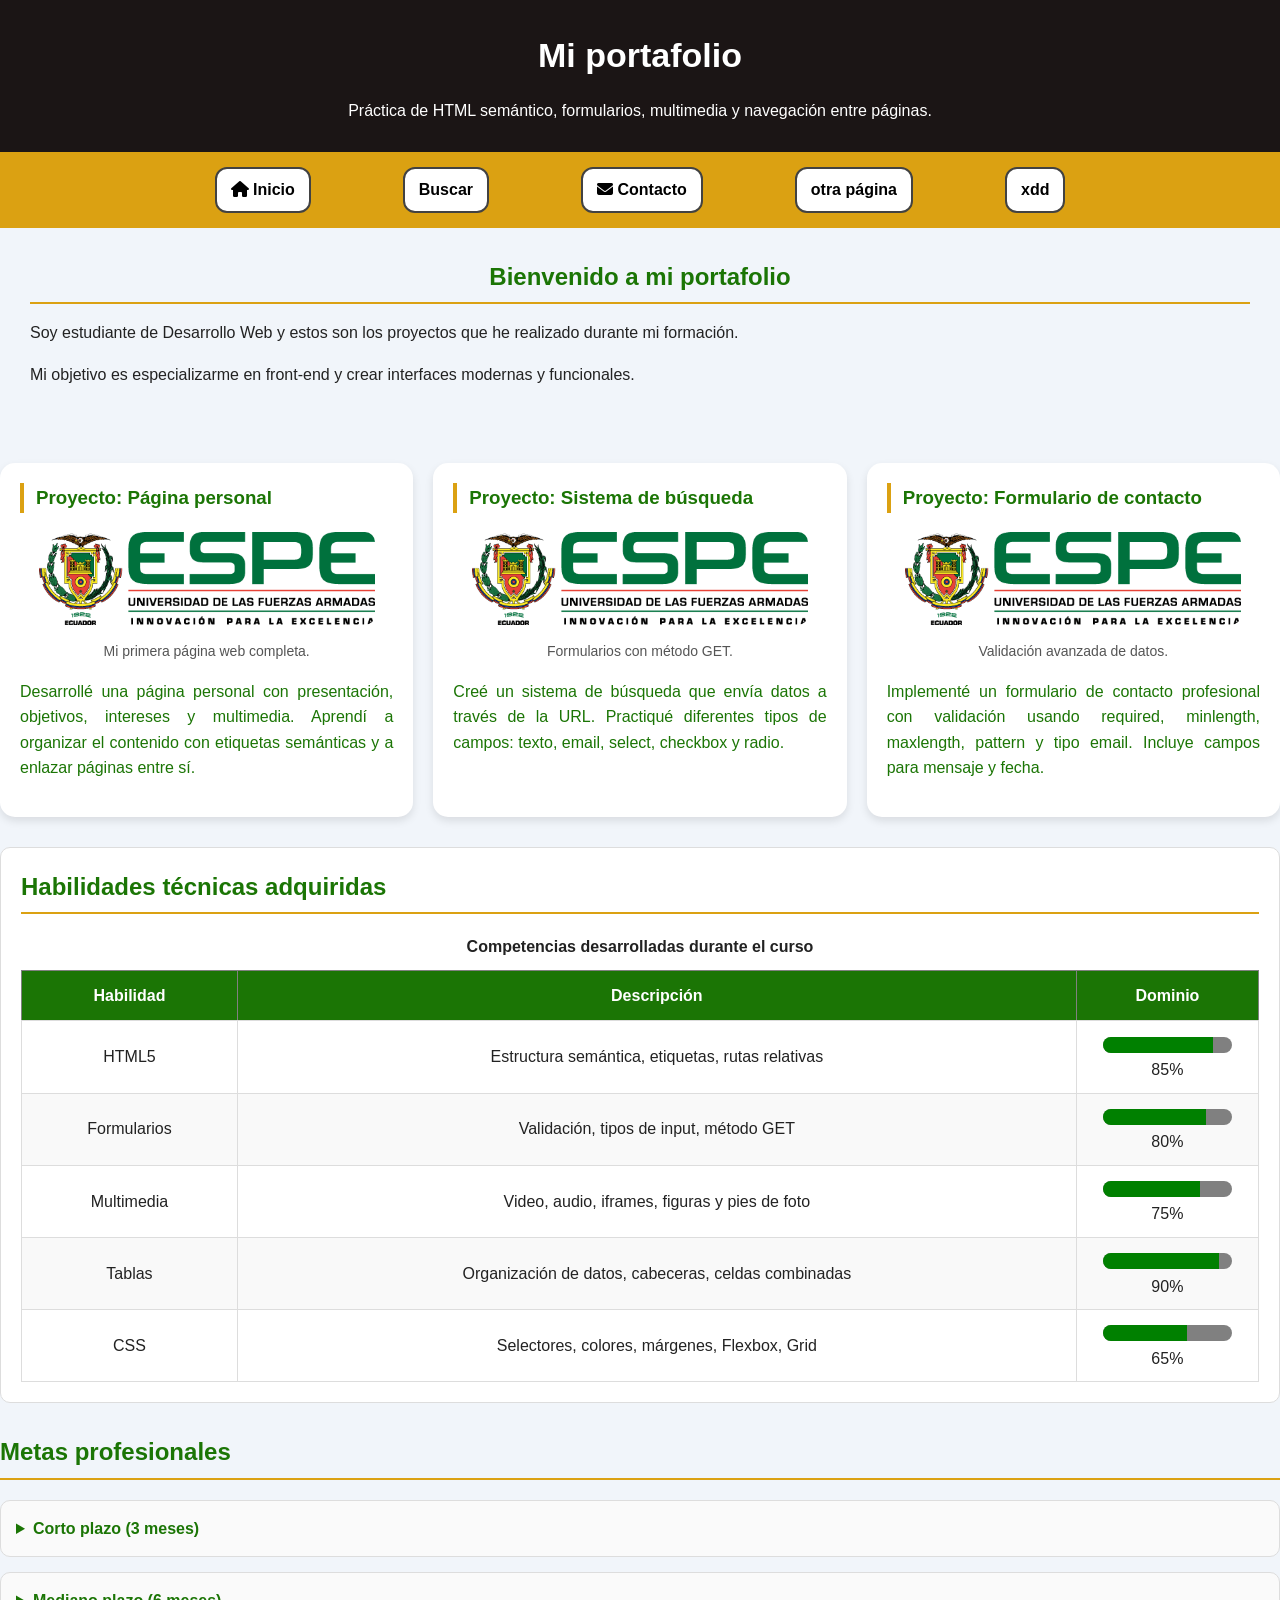
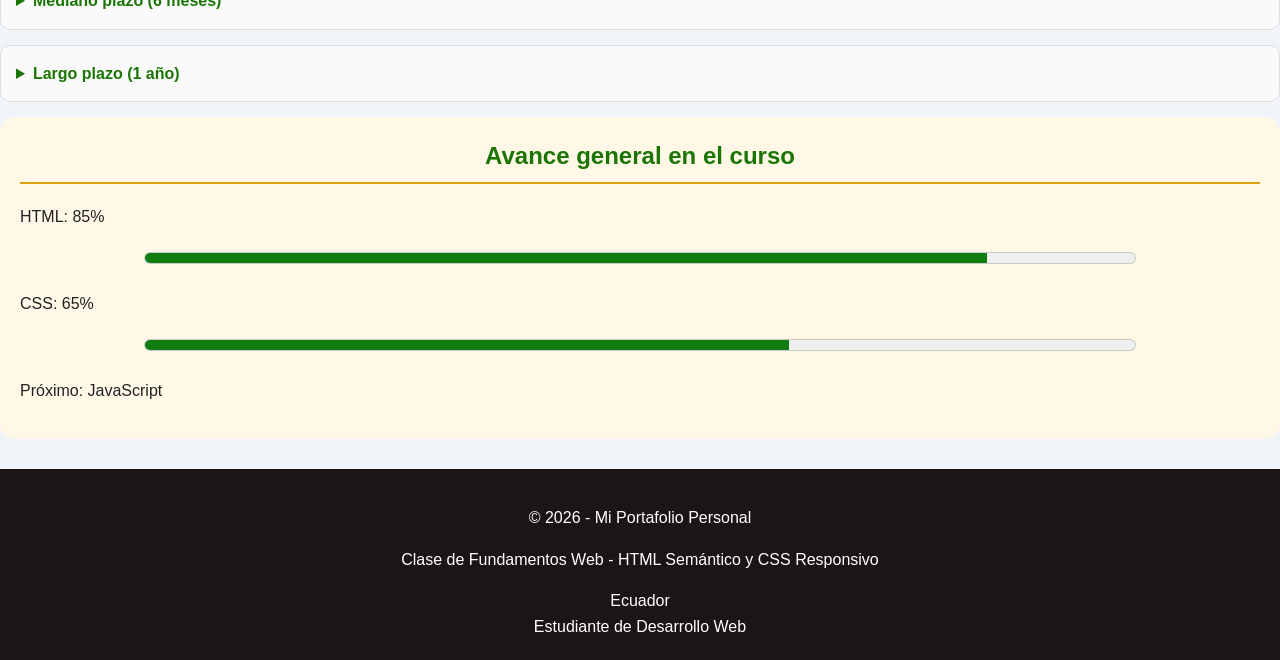
<file: pages/portafolio.html>
<!DOCTYPE html> 
<html lang="es">

<head>
    <meta charset="UTF-8">
    <meta name="viewport" content="width=device-width, initial-scale=1.0">
    <title>Portafolio</title>

    <link rel="icon" href="../img/mundito.ico" type="image/x-icon">

    <link rel="stylesheet" href="https://cdnjs.cloudflare.com/ajax/libs/font-awesome/6.5.0/css/all.min.css">

    <link rel="stylesheet" href="../css/general.css">
    <link rel="stylesheet" href="../css/portafolio.css">
</head>

<body>

    <header>
        <h1>Mi portafolio</h1>
        <p>Práctica de HTML semántico, formularios, multimedia y navegación entre páginas.</p>
    </header>

    <nav>
        <a href="../index.html">
            <i class="fa-solid fa-house"></i>
            Inicio
        </a>

        <a href="buscar.html">Buscar</a>

        <a href="cto/contacto.html">
            <i class="fa-solid fa-envelope"></i>
            Contacto
        </a>

        <a>otra página</a>
        <a>xdd</a>
        

    </nav>

    <main>

        <div class="intro">
            <h2>Bienvenido a mi portafolio</h2>
            <p>Soy estudiante de Desarrollo Web y estos son los proyectos que he realizado durante mi formación.</p>
            <p>Mi objetivo es especializarme en front-end y crear interfaces modernas y funcionales.</p>
        </div>

        <div class="contenedor-tarjetas">
            
            <div class="tarjeta">
                <h3>Proyecto: Página personal</h3>
                <figure>
                    <img src="../img/espe/imagenEjemploEspe.png" alt="Proyecto página personal">
                    <figcaption>Mi primera página web completa.</figcaption>
                </figure>
                <p>Desarrollé una página personal con presentación, objetivos, intereses y multimedia. Aprendí a organizar el contenido con etiquetas semánticas y a enlazar páginas entre sí.</p>
            </div>

            <div class="tarjeta">
                <h3>Proyecto: Sistema de búsqueda</h3>
                <figure>
                    <img src="../img/espe/imagenEjemploEspe.png" alt="Proyecto sistema de búsqueda">
                    <figcaption>Formularios con método GET.</figcaption>
                </figure>
                <p>Creé un sistema de búsqueda que envía datos a través de la URL. Practiqué diferentes tipos de campos: texto, email, select, checkbox y radio.</p>
            </div>

            <div class="tarjeta">
                <h3>Proyecto: Formulario de contacto</h3>
                <figure>
                    <img src="../img/espe/imagenEjemploEspe.png" alt="Proyecto formulario contacto">
                    <figcaption>Validación avanzada de datos.</figcaption>
                </figure>
                <p>Implementé un formulario de contacto profesional con validación usando required, minlength, maxlength, pattern y tipo email. Incluye campos para mensaje y fecha.</p>
            </div>

        </div>

        <section class="tabla-progreso">
            <h2>Habilidades técnicas adquiridas</h2>

            <table border="1">
                <caption>Competencias desarrolladas durante el curso</caption>

                <thead>
                    <tr>
                        <th>Habilidad</th>
                        <th>Descripción</th>
                        <th>Dominio</th>
                    </tr>
                </thead>

                <tbody>
                    <tr>
                        <td>HTML5</td>
                        <td>Estructura semántica, etiquetas, rutas relativas</td>
                        <td><progress value="85" max="100"></progress> 85%</td>
                    </tr>
                    <tr>
                        <td>Formularios</td>
                        <td>Validación, tipos de input, método GET</td>
                        <td><progress value="80" max="100"></progress> 80%</td>
                    </tr>
                    <tr>
                        <td>Multimedia</td>
                        <td>Video, audio, iframes, figuras y pies de foto</td>
                        <td><progress value="75" max="100"></progress> 75%</td>
                    </tr>
                    <tr>
                        <td>Tablas</td>
                        <td>Organización de datos, cabeceras, celdas combinadas</td>
                        <td><progress value="90" max="100"></progress> 90%</td>
                    </tr>
                    <tr>
                        <td>CSS</td>
                        <td>Selectores, colores, márgenes, Flexbox, Grid</td>
                        <td><progress value="65" max="100"></progress> 65%</td>
                    </tr>
                </tbody>
            </table>
        </section>

        <div class="detalles-portafolio">
            <h2>Metas profesionales</h2>

            <details>
                <summary>Corto plazo (3 meses)</summary>
                <p>Dominar CSS avanzado incluyendo Flexbox, Grid y animaciones. Completar al menos 5 proyectos pequeños para practicar.</p>
            </details>

            <details>
                <summary>Mediano plazo (6 meses)</summary>
                <p>Aprender JavaScript y crear páginas interactivas. Desarrollar un proyecto completo con validación dinámica.</p>
            </details>

            <details>
                <summary>Largo plazo (1 año)</summary>
                <p>Aprender un framework como React y comenzar a buscar oportunidades como desarrollador front-end junior.</p>
            </details>
        </div>

        <div class="meter-seccion">
            <h2>Avance general en el curso</h2>
            <p>HTML: 85%</p>
            <meter value="8.5" min="0" max="10"></meter>
            <p>CSS: 65%</p>
            <meter value="6.5" min="0" max="10"></meter>
            <p>Próximo: JavaScript</p>
        </div>

    </main>

    <footer>
        <p>&copy; 2026 - Mi Portafolio Personal</p>
        <p>Clase de Fundamentos Web - HTML Semántico y CSS Responsivo</p>

        <address>
            Ecuador<br>
            Estudiante de Desarrollo Web
        </address>
    </footer>

</body>

</html>
</file>
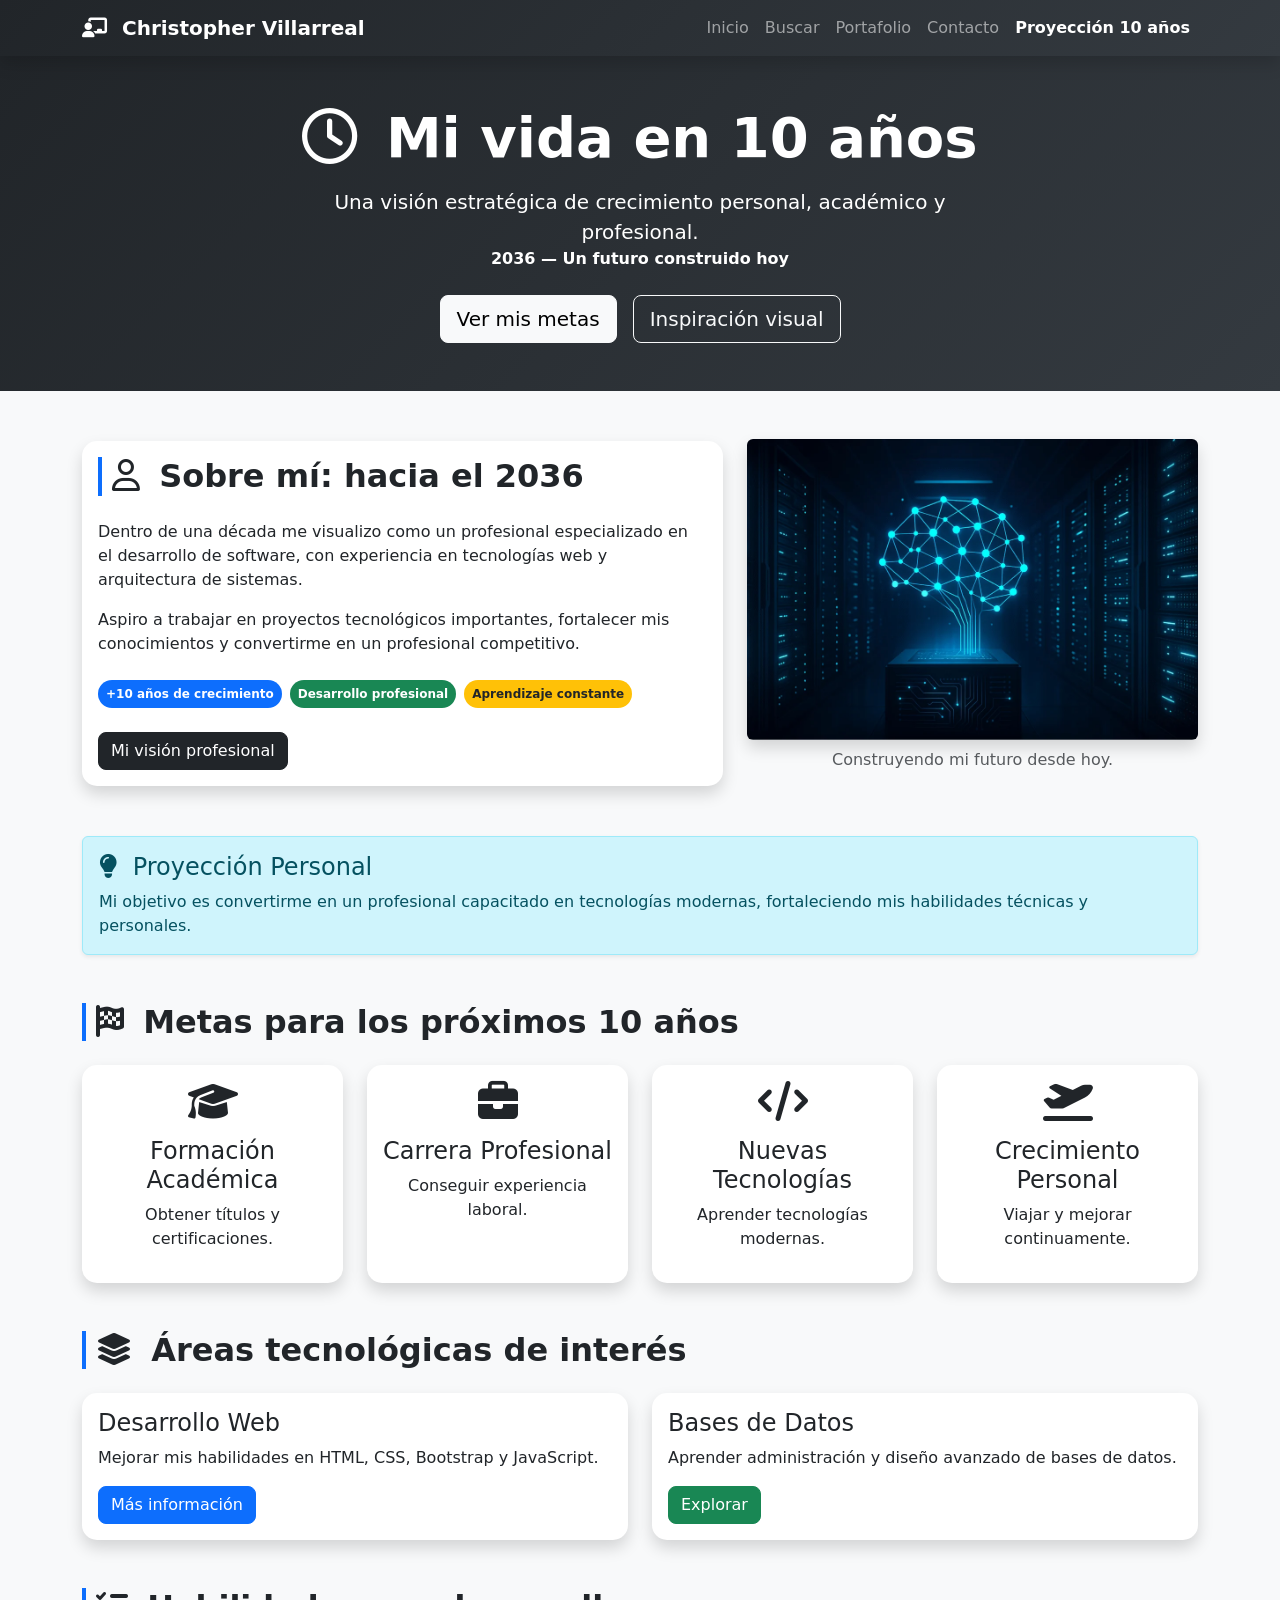
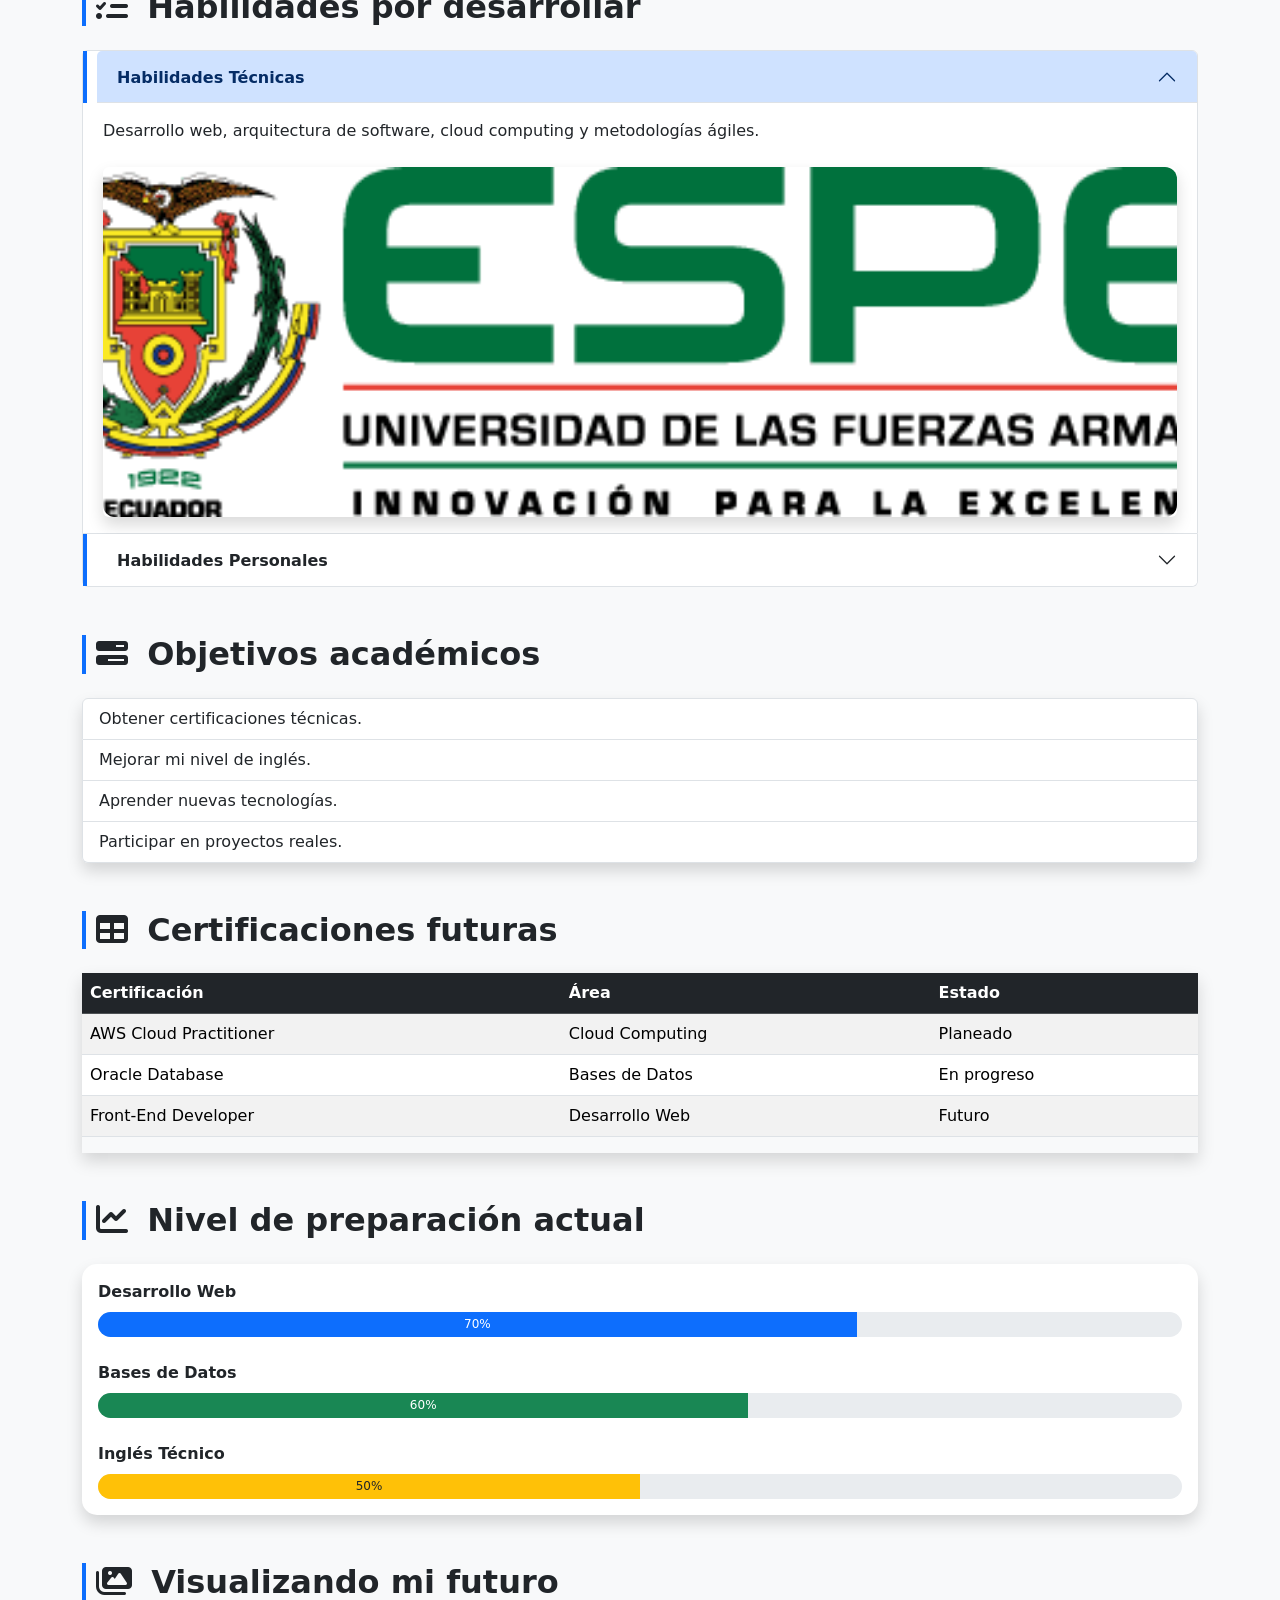
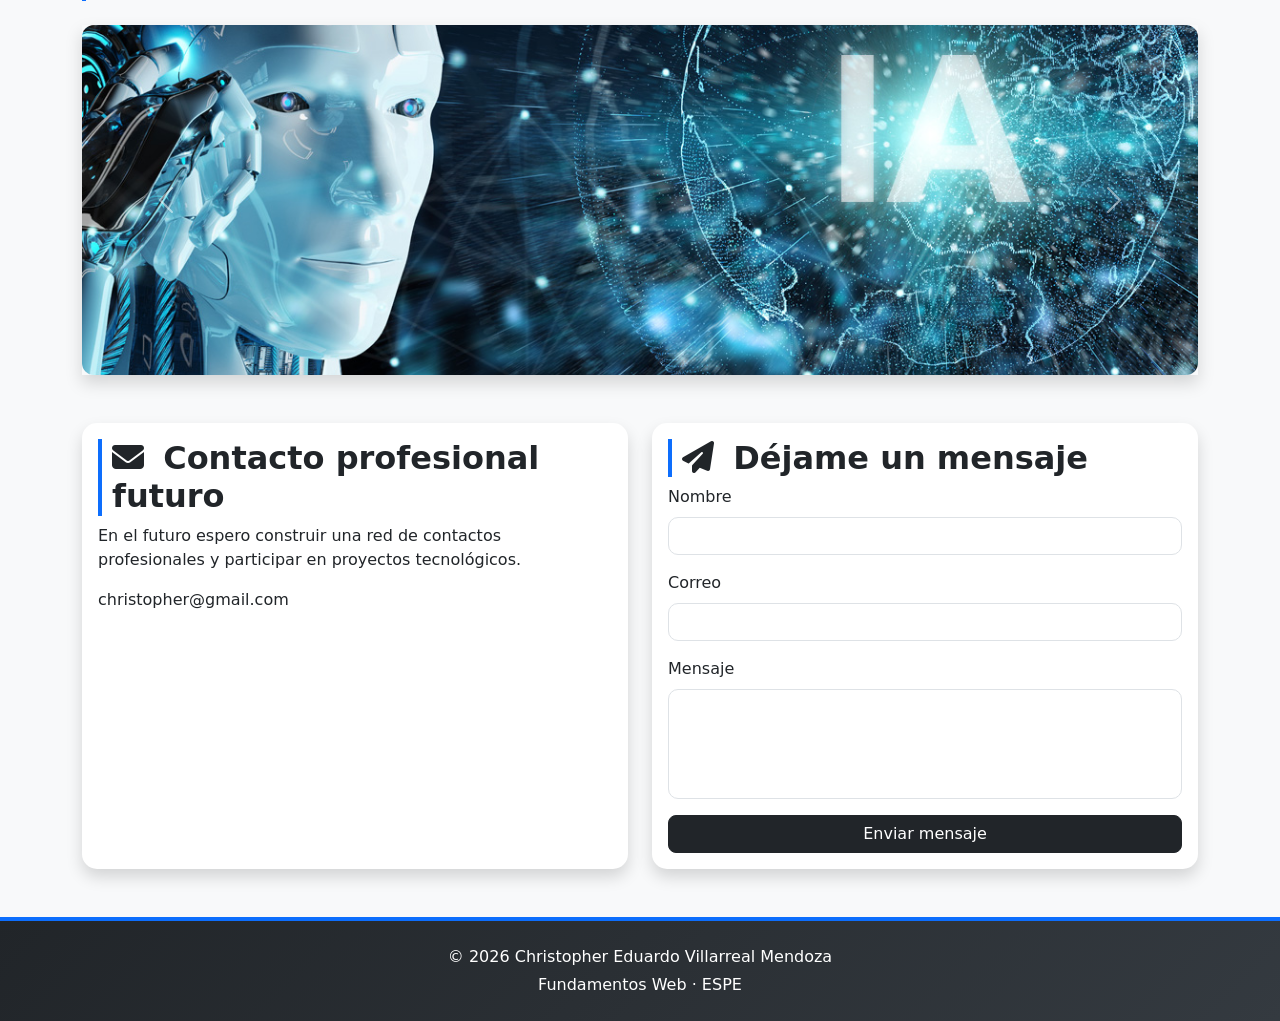
<file: pages/proyeccion.html>
<!DOCTYPE html>
<html lang="es">

<head>
    <meta charset="UTF-8">
    <meta name="viewport" content="width=device-width, initial-scale=1.0">
    <title>Mi Proyección a 10 Años | Christopher Villarreal</title>

    <link href="https://cdn.jsdelivr.net/npm/bootstrap@5.3.8/dist/css/bootstrap.min.css" rel="stylesheet">

    <link rel="stylesheet"
        href="https://cdnjs.cloudflare.com/ajax/libs/font-awesome/6.5.0/css/all.min.css">

    <link rel="icon" href="../img/mundito.ico" type="image/x-icon">
    <link rel="stylesheet" href="../css/proyeccion.css">
</head>

<body class="bg-light">

    <header>
        <nav class="navbar navbar-expand-lg navbar-dark bg-dark shadow sticky-top">
            <div class="container">
                <a class="navbar-brand fw-bold" href="../index.html">
                    <i class="fa-solid fa-chalkboard-user me-2"></i>
                    Christopher Villarreal
                </a>
                <button class="navbar-toggler"
                    type="button"
                    data-bs-toggle="collapse"
                    data-bs-target="#menuNavbar">

                    <span class="navbar-toggler-icon"></span>
                </button>

                <div class="collapse navbar-collapse" id="menuNavbar">
                    <ul class="navbar-nav ms-auto">
                        <li class="nav-item">
                            <a class="nav-link" href="../index.html">
                                Inicio
                            </a>
                        </li>
                        <li class="nav-item">
                            <a class="nav-link" href="../pages/buscar.html">
                                Buscar
                            </a>
                        </li>
                        <li class="nav-item">
                            <a class="nav-link" href="../pages/portafolio.html">
                                Portafolio
                            </a>
                        </li>
                        <li class="nav-item">
                            <a class="nav-link" href="../pages/cto/contacto.html">
                                Contacto
                            </a>
                        </li>
                        <li class="nav-item">
                            <a class="nav-link active fw-bold" href="#">
                                Proyección 10 años
                            </a>
                        </li>
                    </ul>
                </div>
            </div>
        </nav>

    </header>

    <section class="bg-dark text-white py-5">
        <div class="container text-center">
            <h1 class="display-4 fw-bold">
                <i class="fa-regular fa-clock me-2"></i>
                Mi vida en 10 años
            </h1>
            <p class="lead mt-3">
                Una visión estratégica de crecimiento personal,
                académico y profesional.
            </p>
            <p class="fw-bold">
                2036 — Un futuro construido hoy
            </p>
            <div class="d-flex justify-content-center gap-3 flex-wrap mt-4">
                <a href="#metas-futuro"
                    class="btn btn-light btn-lg">
                    Ver mis metas
                </a>
                <a href="#galeria-futuro"
                    class="btn btn-outline-light btn-lg">
                    Inspiración visual
                </a>
            </div>
        </div>
    </section>

    <main class="container my-5">
        <section class="mb-5">
            <div class="row align-items-center g-4">
                <article class="col-lg-7">
                    <div class="card shadow h-100">
                        <div class="card-body">
                            <h2 class="card-title mb-4">
                                <i class="fa-regular fa-user me-2"></i>
                                Sobre mí: hacia el 2036
                            </h2>
                            <p>
                                Dentro de una década me visualizo como
                                un profesional especializado en el
                                desarrollo de software, con experiencia
                                en tecnologías web y arquitectura de sistemas.
                            </p>
                            <p>
                                Aspiro a trabajar en proyectos tecnológicos
                                importantes, fortalecer mis conocimientos
                                y convertirme en un profesional competitivo.
                            </p>
                            <div class="d-flex flex-wrap gap-2 mt-4">
                                <span class="badge bg-primary p-2">
                                    +10 años de crecimiento
                                </span>
                                <span class="badge bg-success p-2">
                                    Desarrollo profesional
                                </span>
                                <span class="badge bg-warning text-dark p-2">
                                    Aprendizaje constante
                                </span>
                            </div>

                            <button class="btn btn-dark mt-4"
                                data-bs-toggle="modal"
                                data-bs-target="#modalMensaje">
                                Mi visión profesional
                            </button>
                        </div>
                    </div>
                </article>

                <figure class="col-lg-5 text-center">
                    <img src="../img/imagenes carrusel/1.webp"
                        alt="Mi futuro profesional"
                        class="img-fluid rounded shadow">
                    <figcaption class="mt-2 text-muted">
                        Construyendo mi futuro desde hoy.
                    </figcaption>
                </figure>
            </div>
        </section>

        <aside class="alert alert-info shadow-sm mb-5">
            <h4>
                <i class="fa-solid fa-lightbulb me-2"></i>
                Proyección Personal
            </h4>
            <p class="mb-0">
                Mi objetivo es convertirme en un profesional
                capacitado en tecnologías modernas, fortaleciendo
                mis habilidades técnicas y personales.
            </p>
        </aside>

        <section id="metas-futuro" class="mb-5">
            <h2 class="mb-4">
                <i class="fa-solid fa-flag-checkered me-2"></i>
                Metas para los próximos 10 años
            </h2>

            <div class="row g-4">
                <article class="col-md-6 col-lg-3">
                    <div class="card text-center shadow h-100">
                        <div class="card-body">
                            <i class="fa-solid fa-graduation-cap fs-1 mb-3"></i>
                            <h4>
                                Formación Académica
                            </h4>
                            <p>
                                Obtener títulos y certificaciones.
                            </p>
                        </div>
                    </div>
                </article>

                <article class="col-md-6 col-lg-3">
                    <div class="card text-center shadow h-100">
                        <div class="card-body">
                            <i class="fa-solid fa-briefcase fs-1 mb-3"></i>
                            <h4>
                                Carrera Profesional
                            </h4>
                            <p>
                                Conseguir experiencia laboral.
                            </p>
                        </div>
                    </div>

                </article>
                    <article class="col-md-6 col-lg-3">
                    <div class="card text-center shadow h-100">
                        <div class="card-body">
                            <i class="fa-solid fa-code fs-1 mb-3"></i>
                            <h4>
                                Nuevas Tecnologías
                            </h4>
                            <p>
                                Aprender tecnologías modernas.
                            </p>
                        </div>
                    </div>
                </article>

                <article class="col-md-6 col-lg-3">
                    <div class="card text-center shadow h-100">
                        <div class="card-body">
                            <i class="fa-solid fa-plane-departure fs-1 mb-3"></i>
                            <h4>
                                Crecimiento Personal
                            </h4>
                            <p>
                                Viajar y mejorar continuamente.
                            </p>
                        </div>
                    </div>
                </article>
            </div>
        </section>

        <section class="mb-5">
            <h2 class="mb-4">
                <i class="fa-solid fa-layer-group me-2"></i>
                Áreas tecnológicas de interés
            </h2>

            <div class="row g-4">
                <div class="col-md-6">
                    <div class="card shadow h-100">
                        <div class="card-body">
                            <h4>
                                Desarrollo Web
                            </h4>
                            <p>
                                Mejorar mis habilidades en HTML,
                                CSS, Bootstrap y JavaScript.
                            </p>
                            <a href="#"
                                class="btn btn-primary">
                                Más información
                            </a>
                        </div>
                    </div>
                </div>

                <div class="col-md-6">
                    <div class="card shadow h-100">
                        <div class="card-body">
                            <h4>
                                Bases de Datos
                            </h4>
                            <p>
                                Aprender administración y diseño
                                avanzado de bases de datos.
                            </p>
                            <a href="#"
                                class="btn btn-success">
                                Explorar
                            </a>
                        </div>
                    </div>
                </div>
            </div>
        </section>

        <section class="mb-5">
            <h2 class="mb-4">
                <i class="fa-solid fa-list-check me-2"></i>
                Habilidades por desarrollar
            </h2>

            <div class="accordion"
                id="accordionHabilidades">
                <div class="accordion-item">
                    <h2 class="accordion-header">
                        <button class="accordion-button"
                            type="button"
                            data-bs-toggle="collapse"
                            data-bs-target="#habilidadUno">
                            Habilidades Técnicas
                        </button>
                    </h2>
                    <div id="habilidadUno"
                        class="accordion-collapse collapse show"
                        data-bs-parent="#accordionHabilidades">
                        <div class="accordion-body">
                            Desarrollo web,
                            arquitectura de software,
                            cloud computing y metodologías ágiles.
                            <div id="carouselHabilidades"
                                class="carousel slide mt-4"
                                data-bs-ride="carousel">
                                <div class="carousel-inner rounded shadow">
                                    <div class="carousel-item active">
                                        <img src="../img/espe/xd.png"
                                            class="d-block w-100"
                                            alt="Tecnología">
                                    </div>

                                    <div class="carousel-item">
                                        <img src="../img/mamacoco.jpg"
                                            class="d-block w-100"
                                            alt="Crecimiento">
                                    </div>
                                </div>
                            </div>
                        </div>
                    </div>
                </div>

                <div class="accordion-item">
                    <h2 class="accordion-header">
                        <button class="accordion-button collapsed"
                            type="button"
                            data-bs-toggle="collapse"
                            data-bs-target="#habilidadDos">
                            Habilidades Personales
                        </button>
                    </h2>

                    <div id="habilidadDos"
                        class="accordion-collapse collapse"
                        data-bs-parent="#accordionHabilidades">
                        <div class="accordion-body">
                            Liderazgo, trabajo en equipo,
                            comunicación efectiva y resolución
                            de problemas.
                        </div>
                    </div>
                </div>
            </div>

        </section>

        <section class="mb-5">
            <h2 class="mb-4">
                <i class="fa-solid fa-bars-progress me-2"></i>
                Objetivos académicos
            </h2>
            <ul class="list-group shadow">
                <li class="list-group-item">
                    Obtener certificaciones técnicas.
                </li>
                <li class="list-group-item">
                    Mejorar mi nivel de inglés.
                </li>
                <li class="list-group-item">
                    Aprender nuevas tecnologías.
                </li>
                <li class="list-group-item">
                    Participar en proyectos reales.
                </li>
            </ul>
        </section>

        <section class="mb-5">
            <h2 class="mb-4">
                <i class="fa-solid fa-table me-2"></i>
                Certificaciones futuras
            </h2>
            <div class="table-responsive shadow">
                <table class="table table-striped table-hover">
                    <thead class="table-dark">
                        <tr>
                            <th>
                                Certificación
                            </th>
                            <th>
                                Área
                            </th>
                            <th>
                                Estado
                            </th>
                        </tr>
                    </thead>
                    <tbody>

                        <tr>
                            <td>
                                AWS Cloud Practitioner
                            </td>
                            <td>
                                Cloud Computing
                            </td>
                            <td>
                                Planeado
                            </td>
                        </tr>
                        <tr>
                            <td>
                                Oracle Database
                            </td>
                            <td>
                                Bases de Datos
                            </td>
                            <td>
                                En progreso
                            </td>
                        </tr>
                        <tr>
                            <td>
                                Front-End Developer
                            </td>
                            <td>
                                Desarrollo Web
                            </td>
                            <td>
                                Futuro
                            </td>
                        </tr>
                    </tbody>
                </table>
            </div>

        </section>
        <section class="mb-5">
            <h2 class="mb-4">
                <i class="fa-solid fa-chart-line me-2"></i>
                Nivel de preparación actual
            </h2>

            <div class="card shadow">
                <div class="card-body">
                    <label class="fw-bold mb-2">
                        Desarrollo Web
                    </label>
                    <div class="progress mb-4">
                        <div class="progress-bar"
                            role="progressbar"
                            style="width: 70%;">
                            70%
                        </div>
                    </div>

                    <label class="fw-bold mb-2">
                        Bases de Datos
                    </label>

                    <div class="progress mb-4">
                        <div class="progress-bar bg-success"
                            role="progressbar"
                            style="width: 60%;">
                            60%
                        </div>
                    </div>

                    <label class="fw-bold mb-2">
                        Inglés Técnico
                    </label>

                    <div class="progress">
                        <div class="progress-bar bg-warning text-dark"
                            role="progressbar"
                            style="width: 50%;">
                            50%
                        </div>
                    </div>
                </div>
            </div>

        </section>
        <section id="galeria-futuro" class="mb-5">
            <h2 class="mb-4">
                <i class="fa-solid fa-images me-2"></i>
                Visualizando mi futuro
            </h2>

            <div id="carouselFuturo"
                class="carousel slide shadow"
                data-bs-ride="carousel">
                <div class="carousel-inner rounded">
                    <div class="carousel-item active">
                        <img src="../img/imagenes carrusel/3.jpg"
                            class="d-block w-100"
                            alt="Innovación">
                    </div>
                    <div class="carousel-item">
                        <img src="../img/imagenes carrusel/2.jpg"
                            class="d-block w-100"
                            alt="Tecnología">
                    </div>

                    <div class="carousel-item">
                        <img src="../img/imagenes carrusel/1.webp"
                            class="d-block w-100"
                            alt="Crecimiento">
                    </div>
                </div>

                <button class="carousel-control-prev"
                    type="button"
                    data-bs-target="#carouselFuturo"
                    data-bs-slide="prev">
                    <span class="carousel-control-prev-icon"></span>
                </button>

                <button class="carousel-control-next"
                    type="button"
                    data-bs-target="#carouselFuturo"
                    data-bs-slide="next">
                    <span class="carousel-control-next-icon"></span>
                </button>
            </div>
        </section>

        <section class="mb-5">
            <div class="row g-4">
                <article class="col-lg-6">
                    <div class="card shadow h-100">
                        <div class="card-body">
                            <h2>
                                <i class="fa-solid fa-envelope me-2"></i>
                                Contacto profesional futuro
                            </h2>

                            <p>
                                En el futuro espero construir
                                una red de contactos profesionales
                                y participar en proyectos tecnológicos.
                            </p>

                            <address>
                                christopher@gmail.com
                            </address>
                        </div>
                    </div>
                </article>

                <article class="col-lg-6">
                    <div class="card shadow h-100">
                        <div class="card-body">
                            <h2>
                                <i class="fa-solid fa-paper-plane me-2"></i>
                                Déjame un mensaje
                            </h2>
                            <form method="GET"
                                action="../pages/buscar.html">
                                <div class="mb-3">
                                    <label class="form-label">
                                        Nombre
                                    </label>
                                    <input type="text"
                                        name="nombre"
                                        class="form-control">
                                </div>
                                <div class="mb-3">
                                    <label class="form-label">
                                        Correo
                                    </label>
                                    <input type="email"
                                        name="correo"
                                        class="form-control">
                                </div>

                                <div class="mb-3">
                                    <label class="form-label">
                                        Mensaje
                                    </label>
                                    <textarea
                                        class="form-control"
                                        rows="4"
                                        name="mensaje"></textarea>
                                </div>

                                <button type="submit"
                                    class="btn btn-dark w-100">
                                    Enviar mensaje
                                </button>
                            </form>
                        </div>
                    </div>
                </article>
            </div>
        </section>
    </main>

    <div class="modal fade"
        id="modalMensaje"
        tabindex="-1">
        <div class="modal-dialog modal-dialog-centered">
            <div class="modal-content">
                <div class="modal-header">
                    <h5 class="modal-title">
                        Mi visión profesional
                    </h5>
                    <button type="button"
                        class="btn-close"
                        data-bs-dismiss="modal">
                    </button>
                </div>
                <div class="modal-body">
                    Mi meta profesional es convertirme
                    en un especialista en desarrollo de software,
                    participando en proyectos innovadores
                    y fortaleciendo constantemente mis conocimientos.
                </div>

                <div class="modal-footer">
                    <button class="btn btn-secondary"
                        data-bs-dismiss="modal">
                        Cerrar
                    </button>
                </div>
            </div>
        </div>
    </div>

    <footer class="bg-dark text-white text-center py-4">
        <div class="container">
            <p class="mb-1">
                © 2026 Christopher Eduardo Villarreal Mendoza
            </p>
            <p class="mb-0">
                Fundamentos Web · ESPE
            </p>
        </div>
    </footer>

    <script src="https://cdn.jsdelivr.net/npm/bootstrap@5.3.8/dist/js/bootstrap.bundle.min.js"></script>
</body>
</html>
</file>
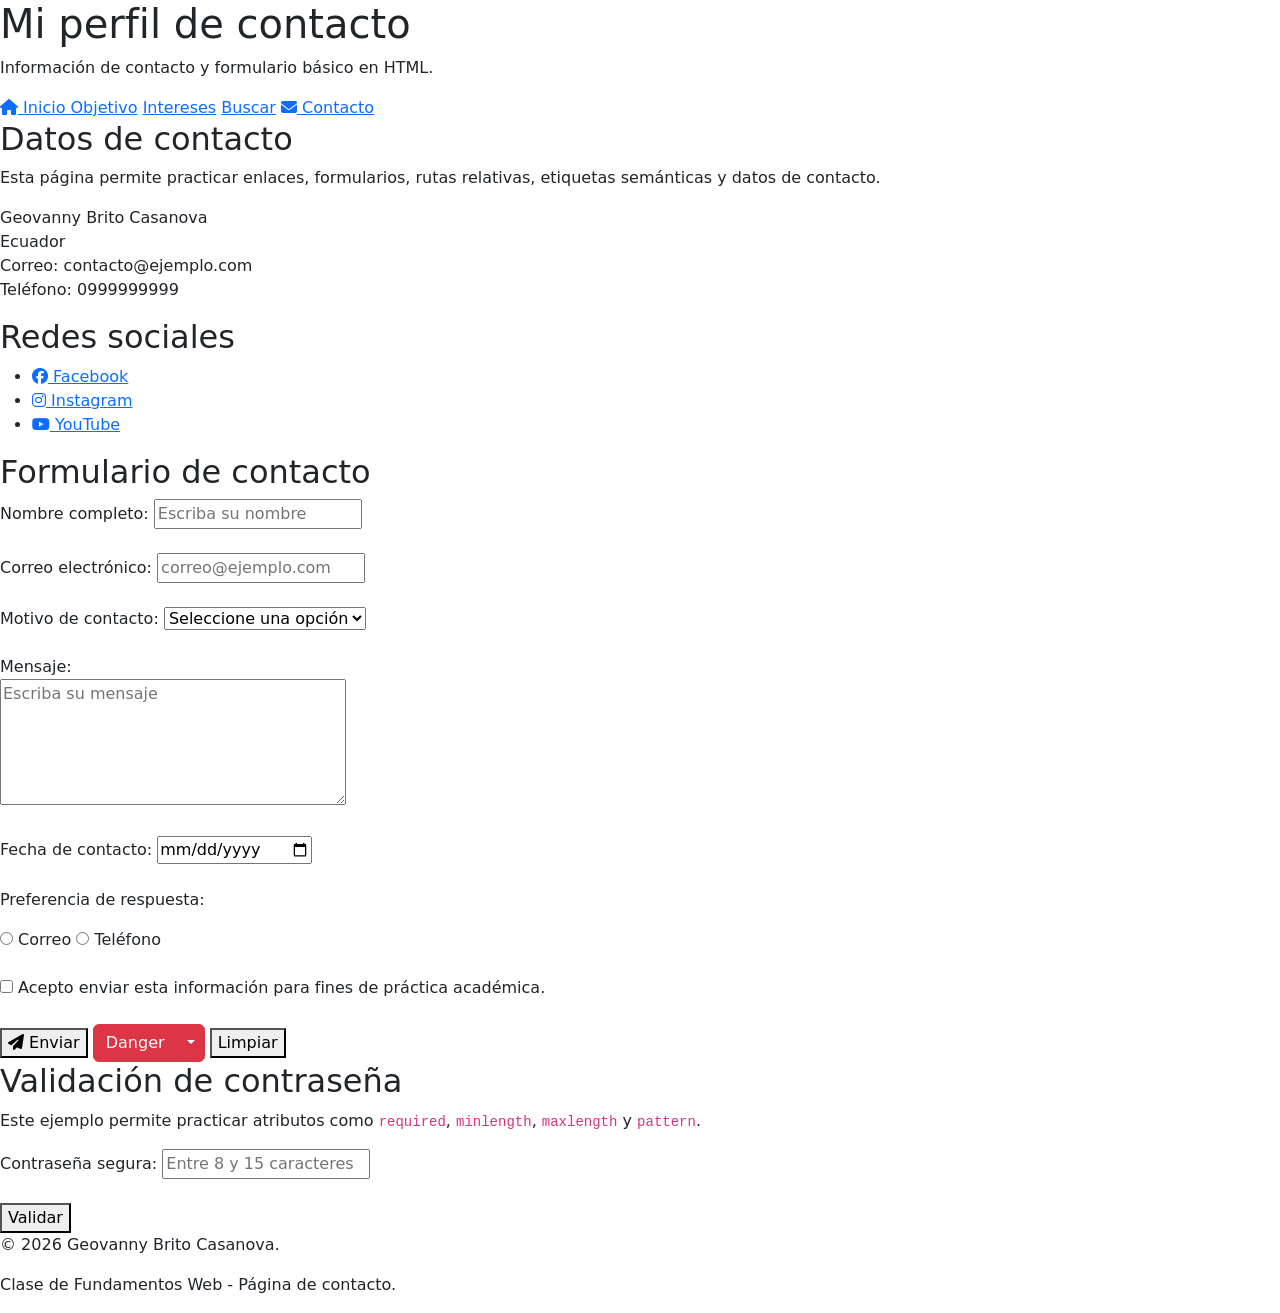
<file: pages/cto/contacto.html>
<!DOCTYPE html>
<html lang="es">

<head>
    <meta charset="UTF-8">
    <title>Contacto</title>

    <!-- Como este archivo está en pages/cto, se suben dos niveles con ../../ -->
    <link rel="icon" href="../../img/mundito.ico" type="image/x-icon">

    <link rel="stylesheet" href="https://cdnjs.cloudflare.com/ajax/libs/font-awesome/6.5.0/css/all.min.css">
    <link href="https://cdn.jsdelivr.net/npm/bootstrap@5.3.8/dist/css/bootstrap.min.css" rel="stylesheet" integrity="sha384-sRIl4kxILFvY47J16cr9ZwB07vP4J8+LH7qKQnuqkuIAvNWLzeN8tE5YBujZqJLB" crossorigin="anonymous">
</head>

<body>

    <header>
        <h1>Mi perfil de contacto</h1>
        <p>Información de contacto y formulario básico en HTML.</p>
    </header>

    <nav>
        <a href="../../index.html">
            <i class="fa-solid fa-house"></i>
            Inicio
        </a>

        <a href="../../index.html#objetivo">Objetivo</a>

        <a href="../../index.html#intereses">Intereses</a>

        <a href="../buscar.html">Buscar</a>

        <a href="contacto.html">
            <i class="fa-solid fa-envelope"></i>
            Contacto
        </a>
    </nav>

    <main>

        <section>
            <h2>Datos de contacto</h2>

            <p>
                Esta página permite practicar enlaces, formularios, rutas relativas,
                etiquetas semánticas y datos de contacto.
            </p>

            <address>
                Geovanny Brito Casanova<br>
                Ecuador<br>
                Correo: contacto@ejemplo.com<br>
                Teléfono: 0999999999
            </address>
        </section>

        <section>
            <h2>Redes sociales</h2>

            <ul>
                <li>
                    <a href="https://www.facebook.com/" target="_blank">
                        <i class="fa-brands fa-facebook"></i>
                        Facebook
                    </a>
                </li>

                <li>
                    <a href="https://www.instagram.com/" target="_blank">
                        <i class="fa-brands fa-instagram"></i>
                        Instagram
                    </a>
                </li>

                <li>
                    <a href="https://www.youtube.com/" target="_blank">
                        <i class="fa-brands fa-youtube"></i>
                        YouTube
                    </a>
                </li>
            </ul>
        </section>

        <section>
            <h2>Formulario de contacto</h2>

            <!-- 
                Este formulario se envía hacia buscar.html para practicar rutas relativas.
                Desde pages/cto/contacto.html se sube un nivel con ../
            -->
            <form method="GET" action="../buscar.html">

                <label for="nombre">Nombre completo:</label>
                <input type="text" id="nombre" name="nombre" placeholder="Escriba su nombre" required minlength="3"
                    maxlength="50">

                <br><br>

                <label for="correo">Correo electrónico:</label>
                <input type="email" id="correo" name="correo" placeholder="correo@ejemplo.com" required>

                <br><br>

                <label for="motivo">Motivo de contacto:</label>
                <select id="motivo" name="motivo" required>
                    <option value="">Seleccione una opción</option>
                    <option value="consulta">Consulta académica</option>
                    <option value="soporte">Soporte</option>
                    <option value="sugerencia">Sugerencia</option>
                </select>

                <br><br>

                <label for="mensaje">Mensaje:</label>
                <br>
                <textarea id="mensaje" name="mensaje" placeholder="Escriba su mensaje" rows="5" cols="40" required
                    minlength="10"></textarea>

                <br><br>

                <label for="fecha">Fecha de contacto:</label>
                <input type="date" id="fecha" name="fecha" required>

                <br><br>

                <p>Preferencia de respuesta:</p>

                <label>
                    <input type="radio" name="respuesta" value="correo" required>
                    Correo
                </label>

                <label>
                    <input type="radio" name="respuesta" value="telefono">
                    Teléfono
                </label>

                <br><br>

                <label>
                    <input type="checkbox" name="acepta" value="si" required>
                    Acepto enviar esta información para fines de práctica académica.
                </label>

                <br><br>

                <button type="submit" >
                    <i class="fa-solid fa-paper-plane"></i>
                    Enviar
                </button>

                <!-- Example split danger button -->
                <div class="btn-group">
                <button type="button" class="btn btn-danger">Danger</button>
                <button type="button" class="btn btn-danger dropdown-toggle dropdown-toggle-split" data-bs-toggle="dropdown" aria-expanded="false">
                    <span class="visually-hidden">Toggle Dropdown</span>
                </button>
                <ul class="dropdown-menu">
                    <li><a class="dropdown-item" href="#">Action</a></li>
                    <li><a class="dropdown-item" href="#">Another action</a></li>
                    <li><a class="dropdown-item" href="#">Something else here</a></li>
                    <li><hr class="dropdown-divider"></li>
                    <li><a class="dropdown-item" href="#">Separated link</a></li>
                </ul>
                </div>

                <button type="reset">
                    Limpiar
                </button>
            </form>
        </section>

        <section>
            <h2>Validación de contraseña</h2>

            <p>
                Este ejemplo permite practicar atributos como <code>required</code>,
                <code>minlength</code>, <code>maxlength</code> y <code>pattern</code>.
            </p>

            <form method="GET" action="../buscar.html">

                <label for="password">Contraseña segura:</label>

                <input type="password" id="password" name="password" required minlength="8" maxlength="15"
                    pattern="^(?=.*[a-z])(?=.*[A-Z])(?=.*\d)(?=.*[@$!%*?&._-])[A-Za-z\d@$!%*?&._-]{8,15}$"
                    placeholder="Entre 8 y 15 caracteres"
                    title="Debe tener mayúscula, minúscula, número y un carácter especial.">

                <br><br>

                <button type="submit">Validar</button>
            </form>
        </section>

    </main>

    <footer>
        <p>&copy; 2026 Geovanny Brito Casanova.</p>
        <p>Clase de Fundamentos Web - Página de contacto.</p>
    </footer>

    <script src="https://cdn.jsdelivr.net/npm/bootstrap@5.3.8/dist/js/bootstrap.bundle.min.js" integrity="sha384-FKyoEForCGlyvwx9Hj09JcYn3nv7wiPVlz7YYwJrWVcXK/BmnVDxM+D2scQbITxI" crossorigin="anonymous"></script>
</body>

</html>
</file>
<file: css/general.css>
/* ===================================================== */
/* =============== CONFIGURACION GENERAL =============== */
/* ===================================================== */
*{
    box-sizing: border-box;
}

body{
    margin: 0;
    font-family: 'Segoe UI', Tahoma, Geneva, Verdana, sans-serif;
    background-color: rgb(241, 245, 250);
    color: #222222;
    line-height: 1.6;
}

/* ===================================================== */
/* =============== CONFIGURACION TITULOS =============== */
/* ===================================================== */

h1{
    margin: 0;
    font-size: 34px;
    text-align: center;
}

h2{
    color: #1b7505;
    margin-top: 0;
    border-bottom: 2px solid #dba112;
    padding-bottom: 6px;
}

h3{
    color: rgb(27, 21, 21);
}

/* ===================================================== */
/* ============= CONFIGURACION NAVEGACION ============== */
/* ===================================================== */

p{
    font-size: 16px;
    text-align: justify;
}

a{
    text-decoration: none;
    color: black;
    font-weight: bold;
    font-size: 100%;
    padding: 20px;
    margin: 15px 40px;
}

nav{
    padding: 0;
    display: flex;
    justify-content: center;
    flex-wrap: wrap;
    gap: 12px;
    background-color: #dba112;
    text-align: center;
}

nav a{
    border-radius: 6px;
    background-color: white;
    border-radius: 12px;  
    border: 2px solid rgb(66, 66, 66);
    padding: 8px 14px;
}

nav a:hover{
    text-decoration: underline;
    transform: scale(1.02);
    color: white;
    background-color: #1b7505;
    padding: 8px 16px;
}

header{
    background-color: rgb(27, 21, 21);
    color: white;
    padding: 28px 16px;
    text-align: center;
}

header p{
    text-align: center;
    margin-bottom: 0;
}

footer{
    background-color: rgb(27, 21, 21);
    color: white;
    text-align: center;
    padding: 20px;
    margin-top: 30px;
}


footer p{
    text-align: center;
}

address{
    font-style: normal;
}



section,
article,
aside{
    background-color: white;
    padding: 20px;
    margin-bottom: 18px;
    border: 1px solid #dddddd;
    border-radius: 10px;
}

aside{
    width: 90%;
    max-width: 1100px;
    margin: 20px auto;
    background-color: #fff8e6;
}


aside i{
    margin-right: 8px;
    font-size: 20px;
    color: #1b7505;
}

img,
video,
iframe{
    max-width: 100%;
    border-radius: 12px;
}


figure{
    text-align: center;
    margin: 0;
}


figcaption{
    font-size: 14px;
    color: #555555;
    margin-top: 8px;
}

li{
    margin-bottom: 8px;
}

ul{
    margin-left: 10px;
}

caption{
    font-weight: bold;
    margin-bottom: 10px;
}

th{
    background-color: #1b7505;
    color: white;
    padding: 10px;
}

td{
    text-align: center;
    border: 1px solid #dddddd;
}

tr:nth-child(even){
    background-color: rgb(231, 231, 231);
}

form{
    margin-top: 30px;
}

label{
    font-weight: bold;
}

input, select, textarea{
    width: 100%;
    padding: 9px;
    margin-top: 5px;
    border: 1px solid #a8a8a7;
    font-size: 15px;
}

input[type = "checkbox"], input[type="radio"]{
    width: auto;
    margin-right: 6px;
}

textarea{
    resize: vertical;
}

button{
    background-color: #1b7505;
    color: white;
    border: none;
    padding: 10px 18px;
    border-radius: 6px;
    cursor:pointer;
    font-weight: bold;
}

button:hover{
    background-color: #0d0d0d;
    transform: scale(1.02);
}

input:focus,
select:focus,
textarea:focus{
    outline: 2px solid #db1212;
}

input:required,
select:required,
textarea:required{
    border-left: 5px solid #ffc800;
}

details{
    background-color: #fafafa;
    padding: 10px;
    border: 1px solid #dddddd;
    border-radius: 8px;
}

progress{
    width: 100%;
    height: 20px;
    border-radius: 50px;
    overflow: hidden;
    color: red;

}

summary{
    cursor: pointer;
    font-weight: bold;
    color: #1b7505;
}

code{
    background-color: #f4f4f6;
    padding: 2px 6px;
    border-radius: 4px;
    color: red;
}

pre{
    background-color: #f4f4f6;
    color: white;
    padding: 12px;
    border-radius: 8px;
    overflow-x: auto;
}

kbd{
    background-color: #222222;
    padding: 2px 6px;
    border-radius: 4px;
    color: white;
}

@media screen and (max-width:700px){

    nav{
        flex-direction: row;
        justify-content: center;
    }

    nav a{
        width: calc(50% - 10px);
        margin: 5px 0;
    }

    .contenedor-tarjetas{
        grid-template-columns: 2fr;
    }

    .tarjeta{
        padding: 15px;
    }

    .intro{
        padding: 20px;
    }

    .tabla-progreso table{
        font-size: 14px;
    }

    .tabla-progreso progress{
        width: 100%;
    }

    .meter-seccion meter{
        width: 100%;
    }

    h1{
        font-size: 28px;
    }

    h2{
        font-size: 22px;
    }
}
</file>
<file: css/portafolio.css>
/* Contenedor principal usando grid para las tarjetas */
.contenedor-tarjetas {
    display: grid;
    grid-template-columns: repeat(auto-fit, minmax(300px, 1fr));
    gap: 20px;
    margin: 30px 0;
}

/* Estilo de cada tarjeta */
.tarjeta {
    background-color: white;
    border-radius: 15px;
    padding: 20px;
    box-shadow: 0 4px 8px rgba(0, 0, 0, 0.1);
}

.tarjeta:hover {
    transform: translateY(-5px);
    box-shadow: 0 8px 16px rgba(0, 0, 0, 0.15);
}

.tarjeta h3 {
    color: #1b7505;
    margin-top: 0;
    border-left: 4px solid #dba112;
    padding-left: 12px;
}

.tarjeta p{
    color: #1b7505;
}

.tarjeta img {
    width: 90%;
    object-fit: cover;
    border-radius: 10px;
}

/* Estilo para la sección de introducción */
.intro {
    text-align: center;
    padding: 30px;
    margin-bottom: 30px;
}

.intro h2 {
    color: #1b7505;
    margin-bottom: 15px;
}

/* Estilo para la tabla de progreso */
.tabla-progreso {
    margin: 30px 0;
}

.tabla-progreso table {
    width: 100%;
    border-collapse: collapse;
}

.tabla-progreso th {
    background-color: #1b7505;
    color: white;
    padding: 12px;
}

.tabla-progreso td {
    padding: 10px;
    text-align: center;
}

.tabla-progreso tr:nth-child(even) {
    background-color: #f9f9f9;
}

.tabla-progreso progress {
    width: 80%;
    height: 16px;
}

/* Estilo para los detalles */
.detalles-portafolio details {
    background-color: #fafafa;
    padding: 15px;
    margin-bottom: 15px;
    border-radius: 10px;
    border: 1px solid #ddd;
}

.detalles-portafolio summary {
    font-weight: bold;
    color: #1b7505;
    cursor: pointer;
}

/* Sección del meter */
.meter-seccion {
    text-align: center;
    background-color: #fff8e6;
    padding: 20px;
    border-radius: 15px;
}

.meter-seccion meter {
    width: 80%;
    height: 25px;
}

/* Responsive para móviles */
@media screen and (max-width:700px){

    nav{
        flex-direction: row;
        justify-content: center;
        display: flex;
    }

    nav a{
        width: calc(33% - 10px);
        margin: 5px 0;
    }

    .contenedor-tarjetas{
        grid-template-columns: 2fr;
    }

    .tarjeta{
        padding: 15px;
    }

    .intro{
        padding: 20px;
    }

    .tabla-progreso table{
        font-size: 14px;
    }

    .tabla-progreso progress{
        width: 100%;
    }

    .meter-seccion meter{
        width: 100%;
    }

    h1{
        font-size: 28px;
    }

    h2{
        font-size: 22px;
    }
}
</file>
<file: css/proyeccion.css>
/* GENERAL */

body {
    background-color: #f5f6f8;
}

section {
    margin-bottom: 3rem;
}

h2 {
    border-left: 4px solid #0d6efd;
    padding-left: 10px;
    font-weight: bold;
}

/* NAVBAR */

.navbar {
    box-shadow: 0 2px 8px rgba(0,0,0,0.2);
}

.nav-link:hover {
    transform: translateY(-2px);
}

/* HERO */

.bg-dark {
    background: linear-gradient(
        135deg,
        #212529,
        #343a40
    ) !important;
}

.lead {
    max-width: 700px;
    margin: auto;
}

/* CARDS */

.card {
    border: none;
    border-radius: 15px;
    transition: 0.3s;
}

.card:hover {
    transform: translateY(-5px);
}

/* IMÁGENES */

img {
    border-radius: 12px;
}

/* BADGES */

.badge {
    border-radius: 20px;
}

/* BOTONES */

.btn {
    border-radius: 8px;
}

/* ACCORDION */

.accordion-button {
    font-weight: bold;
}

.accordion-button:focus {
    box-shadow: none;
}

/* FORMULARIO */

.form-control {
    border-radius: 10px;
}

textarea.form-control {
    resize: none;
}

/* PROGRESS */

.progress {
    height: 25px;
    border-radius: 20px;
}

/* Para reemplazar inline width */

.progreso-70 {
    width: 70%;
}

.progreso-60 {
    width: 60%;
}

.progreso-50 {
    width: 50%;
}

/* CAROUSEL */

.carousel-inner img {
    height: 350px;
    object-fit: cover;
}

/* FOOTER */

footer {
    border-top: 4px solid #0d6efd;
}

/* MOBILE FIRST */

@media (max-width: 768px) {

    .display-4 {
        font-size: 2rem;
    }

    .carousel-inner img {
        height: 220px;
    }

    .btn-lg {
        width: 100%;
    }
}
</file>
